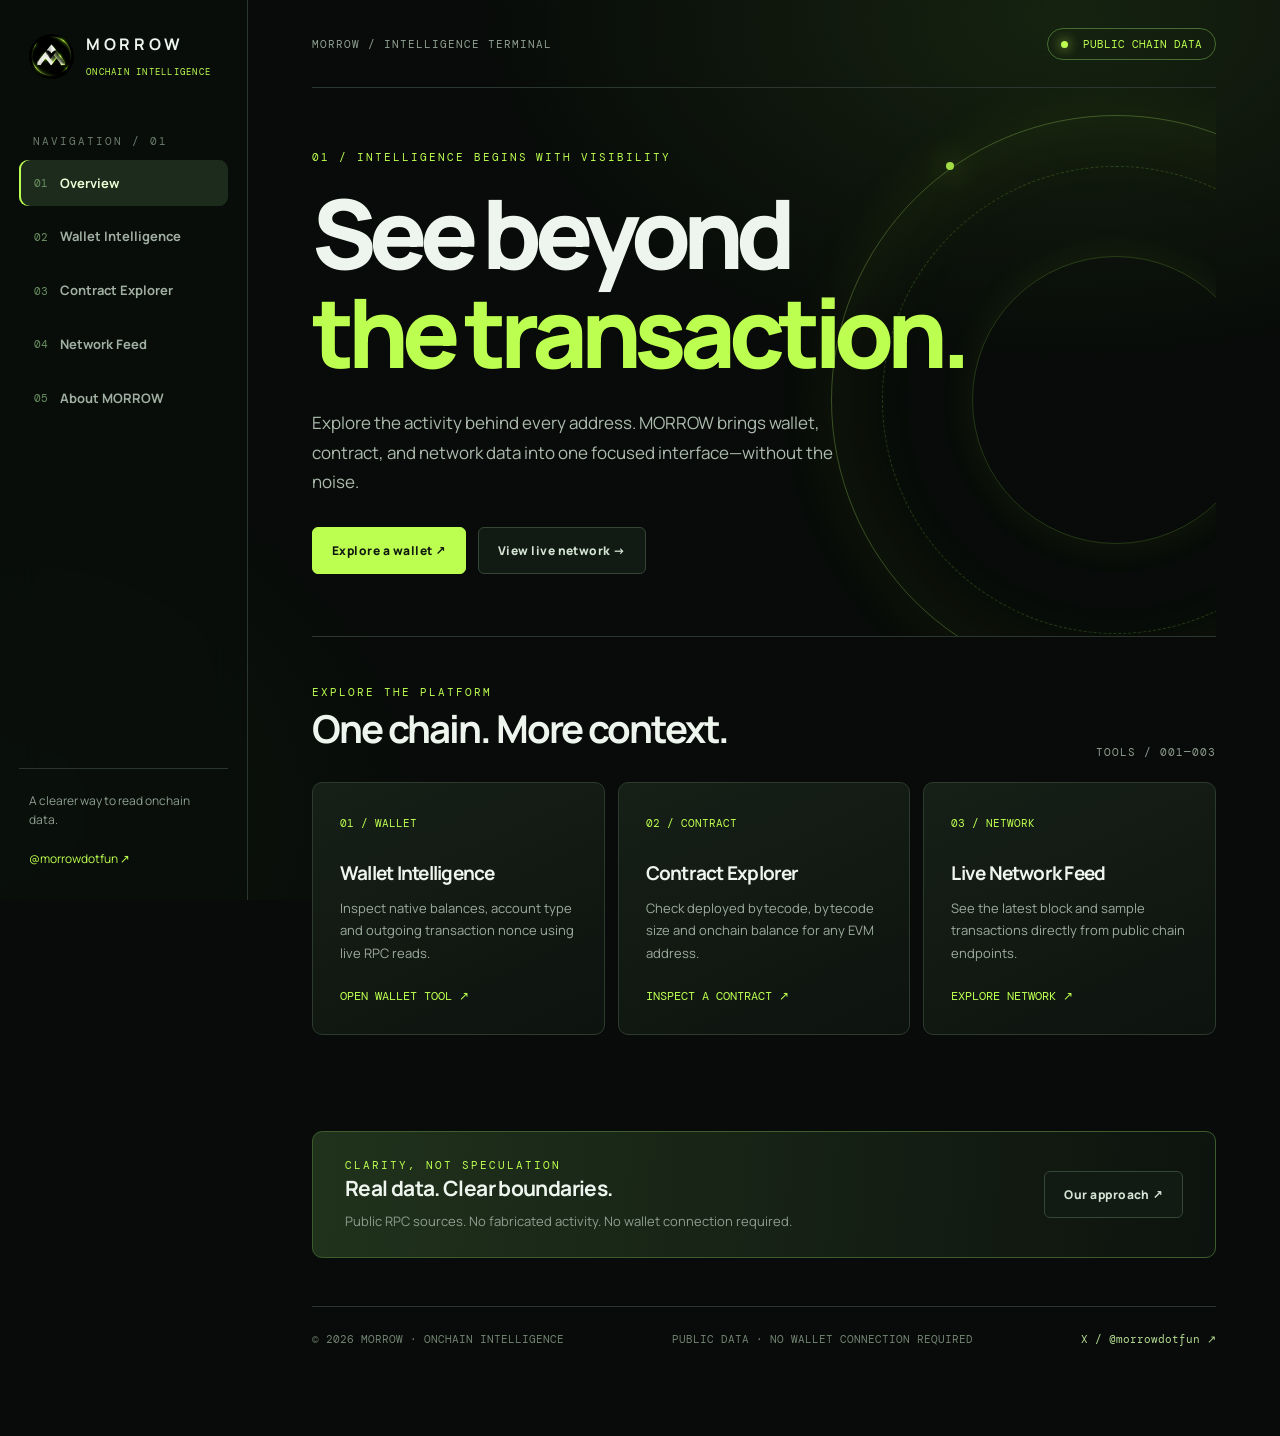
<file: index.html>
<!doctype html><html lang="en"><head><meta charset="utf-8"><meta name="viewport" content="width=device-width,initial-scale=1"><meta name="theme-color" content="#080b09"><meta name="description" content="MORROW — Onchain Intelligence. Explore wallet, contract and network data with clarity."><title>Onchain Intelligence | MORROW</title><link rel="icon" href="assets/morrow-logo.png"><link rel="stylesheet" href="assets/style.css"></head><body><div class="shell"><div id="chrome" style="display:contents"></div><main class="main"><header class="topbar"><span class="mono">MORROW / INTELLIGENCE TERMINAL</span><span class="pill"><span class="dot"></span> PUBLIC CHAIN DATA</span></header><section class="hero"><div class="orbit" aria-hidden="true"><i></i></div><div class="hero-content"><div class="eyebrow">01 / Intelligence begins with visibility</div><h1>See beyond<br><em>the transaction.</em></h1><p>Explore the activity behind every address. MORROW brings wallet, contract, and network data into one focused interface—without the noise.</p><div class="actions"><a class="btn" href="wallet.html">Explore a wallet ↗</a><a class="btn secondary" href="network.html">View live network →</a></div></div></section><section class="section"><div class="section-head"><div><div class="eyebrow">Explore the platform</div><h2>One chain. More context.</h2></div><span class="mono">TOOLS / 001—003</span></div><div class="grid"><article class="card"><span class="num">01 / WALLET</span><h3>Wallet Intelligence</h3><p>Inspect native balances, account type and outgoing transaction nonce using live RPC reads.</p><a href="wallet.html">OPEN WALLET TOOL ↗</a></article><article class="card"><span class="num">02 / CONTRACT</span><h3>Contract Explorer</h3><p>Check deployed bytecode, bytecode size and onchain balance for any EVM address.</p><a href="contract.html">INSPECT A CONTRACT ↗</a></article><article class="card"><span class="num">03 / NETWORK</span><h3>Live Network Feed</h3><p>See the latest block and sample transactions directly from public chain endpoints.</p><a href="network.html">EXPLORE NETWORK ↗</a></article></div></section><section class="section"><div class="stripe"><div><div class="eyebrow">Clarity, not speculation</div><h3>Real data. Clear boundaries.</h3><p>Public RPC sources. No fabricated activity. No wallet connection required.</p></div><a class="btn secondary" href="about.html">Our approach ↗</a></div></section><footer class="footer" id="footer"></footer></main></div><script src="assets/app.js"></script></body></html>
</file>
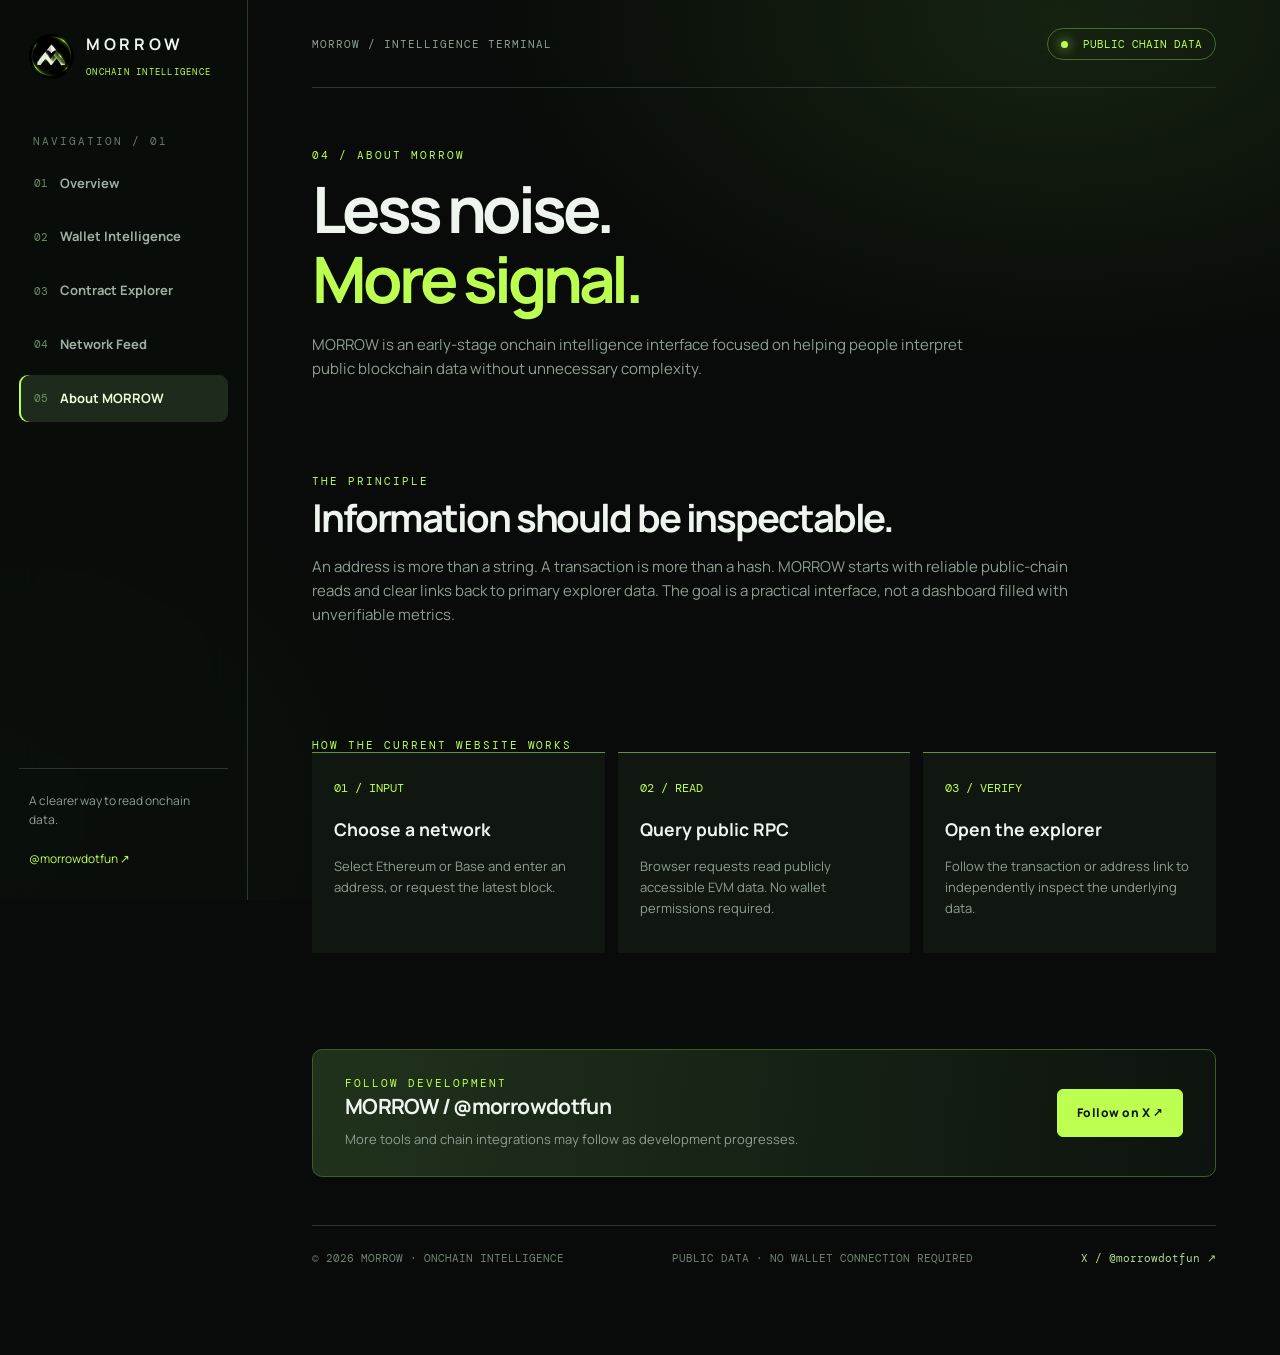
<file: about.html>
<!doctype html><html lang="en"><head><meta charset="utf-8"><meta name="viewport" content="width=device-width,initial-scale=1"><meta name="theme-color" content="#080b09"><meta name="description" content="MORROW — Onchain Intelligence. Explore wallet, contract and network data with clarity."><title>About | MORROW</title><link rel="icon" href="assets/morrow-logo.png"><link rel="stylesheet" href="assets/style.css"></head><body><div class="shell"><div id="chrome" style="display:contents"></div><main class="main"><header class="topbar"><span class="mono">MORROW / INTELLIGENCE TERMINAL</span><span class="pill"><span class="dot"></span> PUBLIC CHAIN DATA</span></header><section class="page-head"><div class="eyebrow">04 / About MORROW</div><h1>Less noise.<br><span style="color:var(--lime)">More signal.</span></h1><p>MORROW is an early-stage onchain intelligence interface focused on helping people interpret public blockchain data without unnecessary complexity.</p></section><section class="section"><div class="eyebrow">The principle</div><h2>Information should be inspectable.</h2><p style="max-width:760px">An address is more than a string. A transaction is more than a hash. MORROW starts with reliable public-chain reads and clear links back to primary explorer data. The goal is a practical interface, not a dashboard filled with unverifiable metrics.</p></section><section class="section"><div class="eyebrow">How the current website works</div><div class="steps"><div class="step"><b>01 / INPUT</b><h3>Choose a network</h3><p>Select Ethereum or Base and enter an address, or request the latest block.</p></div><div class="step"><b>02 / READ</b><h3>Query public RPC</h3><p>Browser requests read publicly accessible EVM data. No wallet permissions required.</p></div><div class="step"><b>03 / VERIFY</b><h3>Open the explorer</h3><p>Follow the transaction or address link to independently inspect the underlying data.</p></div></div></section><section class="section"><div class="stripe"><div><div class="eyebrow">Follow development</div><h3>MORROW / @morrowdotfun</h3><p>More tools and chain integrations may follow as development progresses.</p></div><a class="btn" href="https://x.com/morrowdotfun" target="_blank" rel="noopener">Follow on X ↗</a></div></section><footer class="footer" id="footer"></footer></main></div><script src="assets/app.js"></script></body></html>
</file>
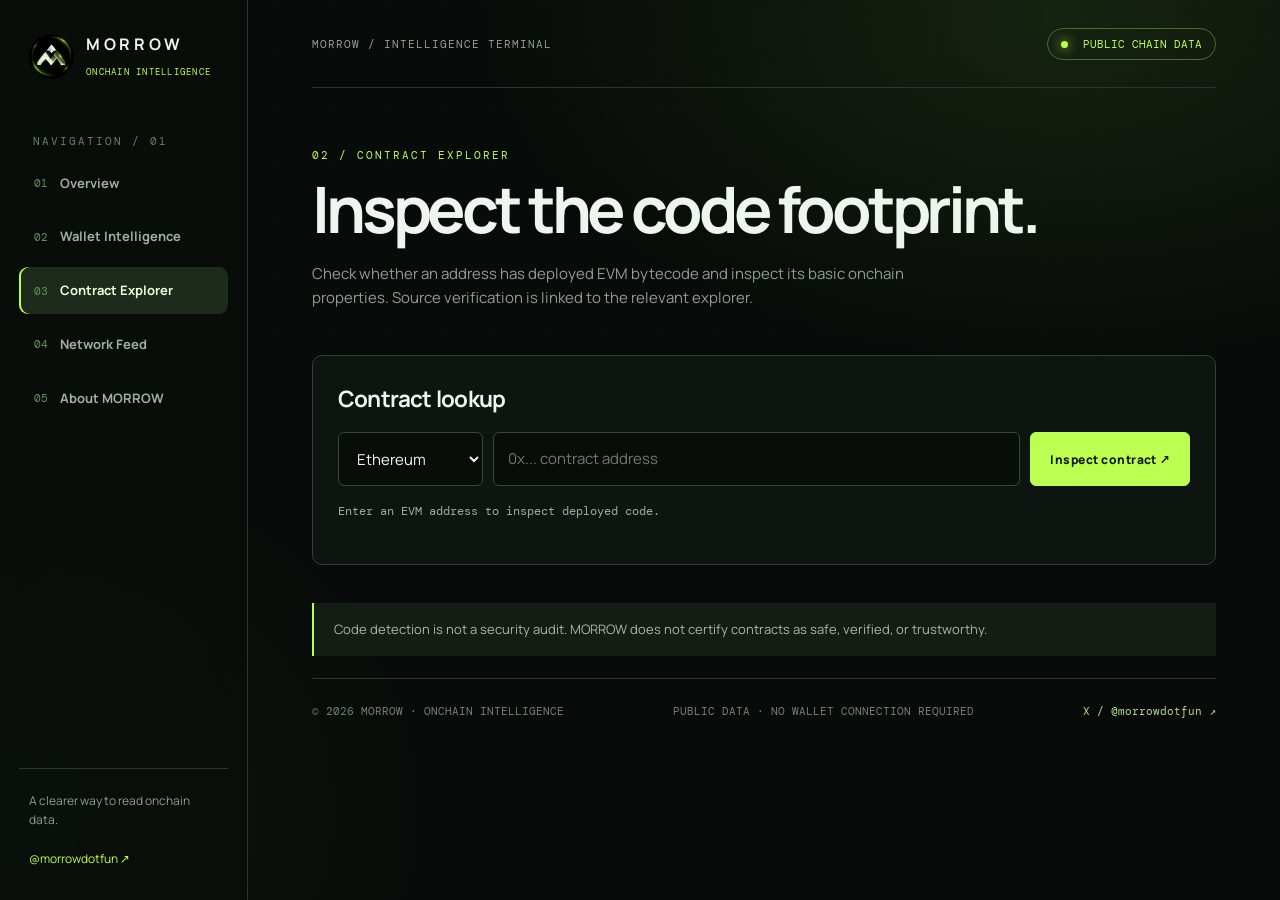
<file: contract.html>
<!doctype html><html lang="en"><head><meta charset="utf-8"><meta name="viewport" content="width=device-width,initial-scale=1"><meta name="theme-color" content="#080b09"><meta name="description" content="MORROW — Onchain Intelligence. Explore wallet, contract and network data with clarity."><title>Contract Explorer | MORROW</title><link rel="icon" href="assets/morrow-logo.png"><link rel="stylesheet" href="assets/style.css"></head><body><div class="shell"><div id="chrome" style="display:contents"></div><main class="main"><header class="topbar"><span class="mono">MORROW / INTELLIGENCE TERMINAL</span><span class="pill"><span class="dot"></span> PUBLIC CHAIN DATA</span></header><section class="page-head"><div class="eyebrow">02 / Contract Explorer</div><h1>Inspect the code footprint.</h1><p>Check whether an address has deployed EVM bytecode and inspect its basic onchain properties. Source verification is linked to the relevant explorer.</p></section><div class="workspace"><section class="panel"><h2>Contract lookup</h2><div class="fieldrow"><select id="chain" aria-label="Select blockchain"><option value="ethereum">Ethereum</option><option value="base">Base</option></select><input id="address" aria-label="Contract address" placeholder="0x... contract address" spellcheck="false" autocomplete="off"><button class="btn" onclick="lookupContract()">Inspect contract ↗</button></div><div id="status" class="status">Enter an EVM address to inspect deployed code.</div><div id="results" class="results"></div></section><div class="notice">Code detection is not a security audit. MORROW does not certify contracts as safe, verified, or trustworthy.</div></div><footer class="footer" id="footer"></footer></main></div><script src="assets/app.js"></script></body></html>
</file>
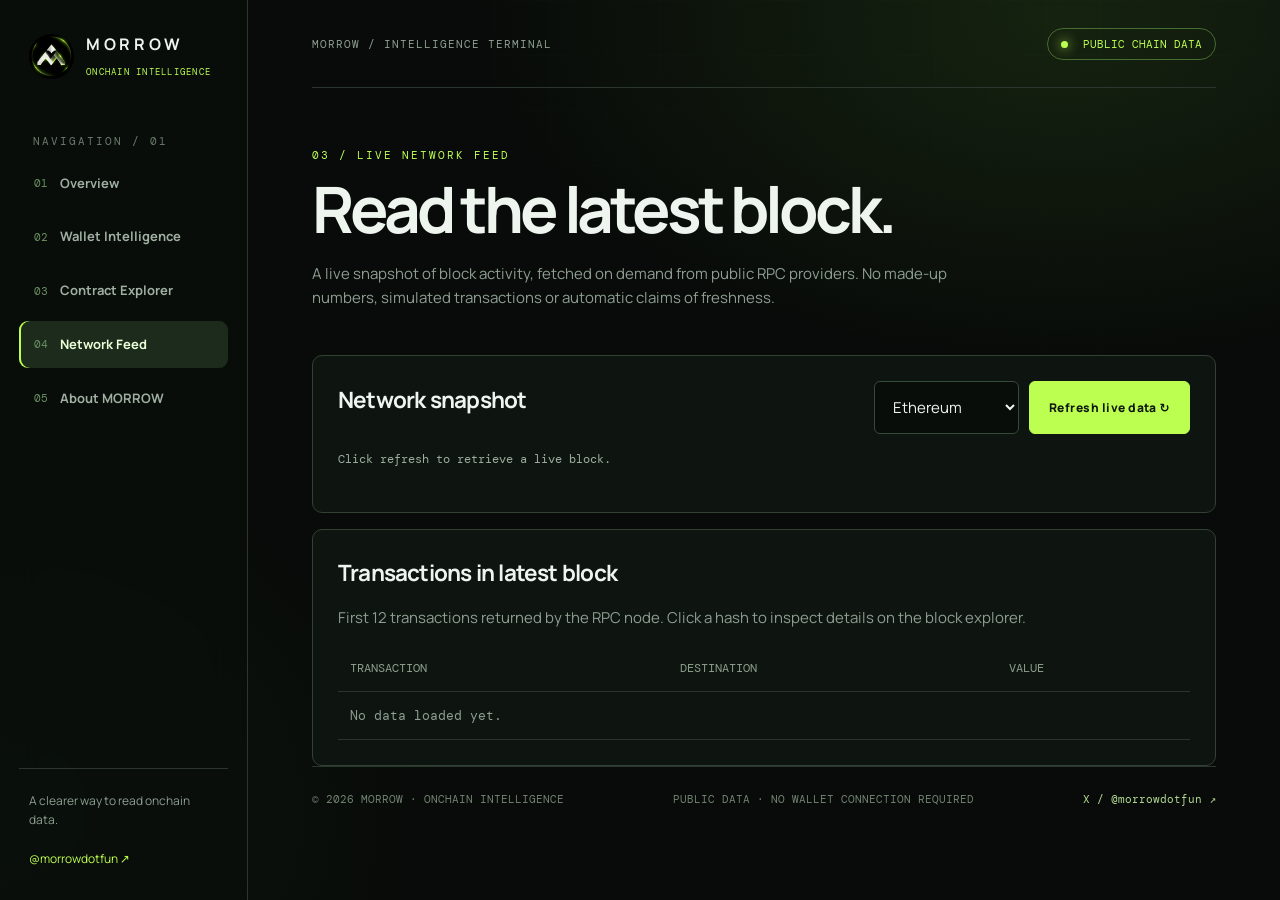
<file: network.html>
<!doctype html><html lang="en"><head><meta charset="utf-8"><meta name="viewport" content="width=device-width,initial-scale=1"><meta name="theme-color" content="#080b09"><meta name="description" content="MORROW — Onchain Intelligence. Explore wallet, contract and network data with clarity."><title>Network Feed | MORROW</title><link rel="icon" href="assets/morrow-logo.png"><link rel="stylesheet" href="assets/style.css"></head><body><div class="shell"><div id="chrome" style="display:contents"></div><main class="main"><header class="topbar"><span class="mono">MORROW / INTELLIGENCE TERMINAL</span><span class="pill"><span class="dot"></span> PUBLIC CHAIN DATA</span></header><section class="page-head"><div class="eyebrow">03 / Live Network Feed</div><h1>Read the latest block.</h1><p>A live snapshot of block activity, fetched on demand from public RPC providers. No made-up numbers, simulated transactions or automatic claims of freshness.</p></section><div class="workspace"><section class="panel"><div class="network-block"><h2>Network snapshot</h2><div class="fieldrow"><select id="chain" aria-label="Select blockchain"><option value="ethereum">Ethereum</option><option value="base">Base</option></select><button class="btn" onclick="refreshNetwork()">Refresh live data ↻</button></div></div><div id="status" class="status">Click refresh to retrieve a live block.</div><div id="block-data" class="results"></div></section><section class="panel"><h2>Transactions in latest block</h2><p class="sub">First 12 transactions returned by the RPC node. Click a hash to inspect details on the block explorer.</p><div class="table-wrap"><table class="data-table"><thead><tr><th>TRANSACTION</th><th>DESTINATION</th><th>VALUE</th></tr></thead><tbody id="transactions"><tr><td colspan="3" class="empty">No data loaded yet.</td></tr></tbody></table></div></section></div><footer class="footer" id="footer"></footer></main></div><script src="assets/app.js"></script></body></html>
</file>
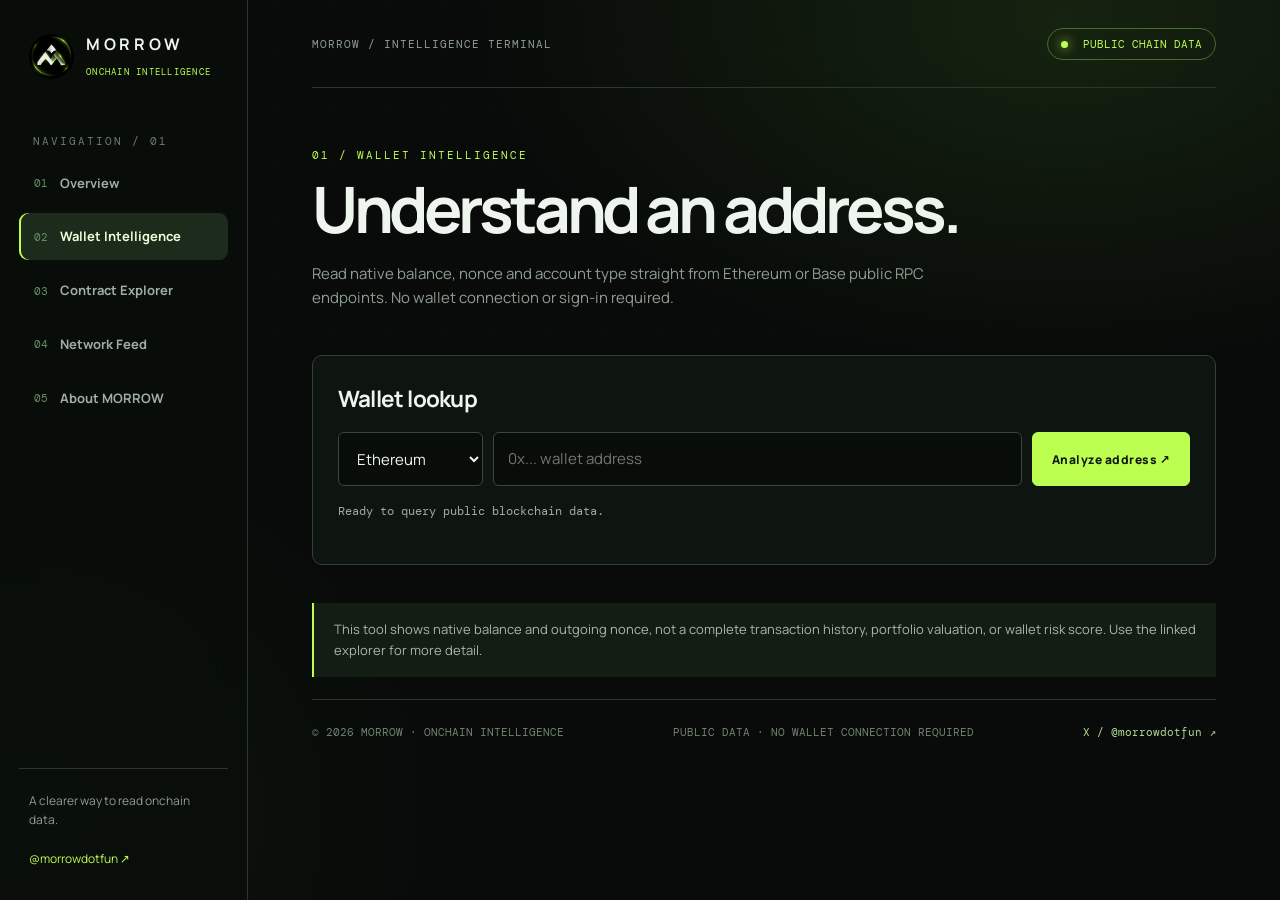
<file: wallet.html>
<!doctype html><html lang="en"><head><meta charset="utf-8"><meta name="viewport" content="width=device-width,initial-scale=1"><meta name="theme-color" content="#080b09"><meta name="description" content="MORROW — Onchain Intelligence. Explore wallet, contract and network data with clarity."><title>Wallet Intelligence | MORROW</title><link rel="icon" href="assets/morrow-logo.png"><link rel="stylesheet" href="assets/style.css"></head><body><div class="shell"><div id="chrome" style="display:contents"></div><main class="main"><header class="topbar"><span class="mono">MORROW / INTELLIGENCE TERMINAL</span><span class="pill"><span class="dot"></span> PUBLIC CHAIN DATA</span></header><section class="page-head"><div class="eyebrow">01 / Wallet Intelligence</div><h1>Understand an address.</h1><p>Read native balance, nonce and account type straight from Ethereum or Base public RPC endpoints. No wallet connection or sign-in required.</p></section><div class="workspace"><section class="panel"><h2>Wallet lookup</h2><div class="fieldrow"><select id="chain" aria-label="Select blockchain"><option value="ethereum">Ethereum</option><option value="base">Base</option></select><input id="address" aria-label="Wallet address" placeholder="0x... wallet address" spellcheck="false" autocomplete="off"><button class="btn" onclick="lookupWallet()">Analyze address ↗</button></div><div id="status" class="status">Ready to query public blockchain data.</div><div id="results" class="results"></div></section><div class="notice">This tool shows native balance and outgoing nonce, not a complete transaction history, portfolio valuation, or wallet risk score. Use the linked explorer for more detail.</div></div><footer class="footer" id="footer"></footer></main></div><script src="assets/app.js"></script></body></html>
</file>
<file: assets/style.css>
@import url('https://fonts.googleapis.com/css2?family=DM+Mono:wght@400;500&family=Manrope:wght@400;500;600;700;800&display=swap');
:root{--bg:#080b09;--panel:#101611;--line:#2b372e;--text:#eef5ee;--muted:#8e9e91;--lime:#bdff50;--lime2:#8cc32e}*{box-sizing:border-box}html{scroll-behavior:smooth}body{margin:0;background:var(--bg);color:var(--text);font:15px/1.6 Manrope,system-ui,sans-serif}body:before{content:'';position:fixed;inset:0;z-index:-2;background:radial-gradient(ellipse 65% 55% at 83% 2%,#31521e55,transparent 70%),radial-gradient(ellipse 45% 55% at 0% 90%,#182b1555,transparent 75%),#080b09}body:after{content:'';position:fixed;inset:0;pointer-events:none;z-index:-1;opacity:.15;background-image:linear-gradient(#a7e85d12 1px,transparent 1px),linear-gradient(90deg,#a7e85d12 1px,transparent 1px);background-size:55px 55px;mask-image:linear-gradient(to bottom,#000,transparent 90%)}a{color:inherit;text-decoration:none}button,input,select{font:inherit}button{cursor:pointer}.shell{display:grid;grid-template-columns:248px minmax(0,1fr);min-height:100vh}.sidebar{border-right:1px solid var(--line);padding:32px 19px;position:sticky;top:0;height:100vh;display:flex;flex-direction:column;background:#090e0bcc;backdrop-filter:blur(20px);z-index:4}.brand{display:flex;align-items:center;gap:12px;margin:0 0 52px 10px}.brand img{width:45px;height:45px;border-radius:50%;object-fit:cover}.brand strong{display:block;letter-spacing:.23em;font-size:16px}.brand small{color:var(--lime);font:9px 'DM Mono',monospace;letter-spacing:.14em}.nav-label,.eyebrow{font:11px 'DM Mono',monospace;letter-spacing:.18em;color:var(--lime);text-transform:uppercase}.nav-label{margin:0 0 12px 14px;color:#6b7c6c}.nav{display:grid;gap:7px}.nav a{padding:13px 15px;color:#a0afa2;display:flex;gap:12px;align-items:center;border-radius:9px;font-size:13px;font-weight:700;transition:.2s}.nav a:hover,.nav a.active{background:#1c2b1c;color:#eaffd6}.nav a.active{box-shadow:inset 2px 0 var(--lime)}.nav a span{font:11px 'DM Mono',monospace;color:#6b9161}.sidebar-bottom{margin-top:auto;border-top:1px solid var(--line);padding:22px 10px 0;color:var(--muted);font-size:12px}.sidebar-bottom a{color:var(--lime)}.main{min-width:0;padding:0 5vw 65px}.topbar{height:88px;border-bottom:1px solid var(--line);display:flex;justify-content:space-between;align-items:center;gap:14px}.topbar .mono,.mono{font:11px 'DM Mono',monospace;letter-spacing:.09em;color:var(--muted)}.pill{border:1px solid #466d32;border-radius:100px;padding:8px 13px;color:var(--lime);font:11px 'DM Mono',monospace;white-space:nowrap}.dot{display:inline-block;width:7px;height:7px;border-radius:50%;background:var(--lime);box-shadow:0 0 12px var(--lime);margin-right:8px}.hero{position:relative;min-height:535px;display:flex;align-items:center;overflow:hidden;border-bottom:1px solid var(--line)}.hero-content{position:relative;z-index:1;max-width:760px;padding:62px 0}.hero h1{font-size:clamp(52px,7.5vw,112px);line-height:1.03;letter-spacing:-.075em;margin:20px 0 26px;font-weight:800}.hero h1 em{font-style:normal;color:var(--lime)}.hero p{max-width:550px;color:#acbbae;font-size:17px;line-height:1.75}.orbit{position:absolute;right:-185px;top:5%;width:570px;aspect-ratio:1;border:1px solid #baff6a55;border-radius:50%;box-shadow:0 0 80px #a9ff3713,inset 0 0 110px #baff4015;opacity:.85;animation:orbit 15s linear infinite}.orbit:before,.orbit:after{content:'';position:absolute;inset:50px;border:1px dashed #a8ff4d38;border-radius:50%}.orbit:after{inset:140px;border-style:solid;box-shadow:0 0 45px #a8ff4d17}.orbit i{position:absolute;top:8%;left:20%;height:8px;width:8px;border-radius:50%;background:var(--lime);box-shadow:0 0 28px var(--lime)}@keyframes orbit{to{transform:rotate(360deg)}}.actions{display:flex;gap:12px;flex-wrap:wrap;margin-top:30px}.btn{padding:13px 19px;background:var(--lime);color:#101810;border:1px solid var(--lime);font-size:12px;font-weight:800;letter-spacing:.04em;border-radius:6px;display:inline-flex;align-items:center;gap:10px}.btn:hover{background:#e0ffac}.btn.secondary{background:#111a13;color:#d5e5d4;border-color:#344636}.btn.secondary:hover{border-color:var(--lime)}.section{padding:48px 0}.section-head{display:flex;align-items:flex-end;justify-content:space-between;gap:20px;margin-bottom:23px}.section h2{font-size:clamp(25px,3vw,40px);letter-spacing:-.055em;line-height:1.15;margin:8px 0}.section p,.sub{color:var(--muted)}.grid{display:grid;grid-template-columns:repeat(3,minmax(0,1fr));gap:13px}.card{background:linear-gradient(155deg,#162017,#0d130f);border:1px solid #2c3b2e;border-radius:10px;padding:27px;min-width:0;transition:.2s}.card:hover{border-color:#658d40;transform:translateY(-2px)}.card .num{font:11px 'DM Mono',monospace;color:var(--lime)}.card h3{font-size:19px;letter-spacing:-.04em;margin:24px 0 8px}.card p{font-size:13px;line-height:1.75;color:#9dac9d;margin:0 0 18px}.card a{font:12px 'DM Mono',monospace;color:var(--lime)}.stripe{border:1px solid #3c5d2b;background:linear-gradient(95deg,#20321c,#0d130e);padding:26px 32px;border-radius:10px;display:flex;justify-content:space-between;align-items:center;gap:20px}.stripe h3{margin:0;font-size:21px;letter-spacing:-.03em}.stripe p{margin:5px 0 0;font-size:13px;color:var(--muted)}.page-head{padding:60px 0 30px}.page-head h1{font-size:clamp(40px,5vw,70px);letter-spacing:-.065em;line-height:1.1;margin:12px 0 18px}.page-head p{max-width:670px;color:var(--muted)}.workspace{display:grid;grid-template-columns:1fr;gap:16px}.panel{border:1px solid #314233;background:#101711dd;border-radius:10px;padding:25px}.panel h2,.panel h3{margin:0 0 15px;letter-spacing:-.035em}.fieldrow{display:flex;gap:10px;flex-wrap:wrap}.fieldrow input{flex:1;min-width:230px}.fieldrow input,.fieldrow select{background:#080d09;border:1px solid #354b37;border-radius:6px;color:var(--text);padding:14px;outline:none}.fieldrow input:focus,.fieldrow select:focus{border-color:var(--lime)}.fieldrow select{min-width:145px}.status{font:12px 'DM Mono',monospace;color:#9fae9e;margin:17px 0 0;overflow-wrap:anywhere}.status.error{color:#ff9b91}.status.success{color:var(--lime)}.results{display:grid;grid-template-columns:repeat(2,minmax(0,1fr));gap:12px;margin-top:20px}.metric{border:1px solid #2c3b2e;background:#0b100d;border-radius:8px;padding:20px;min-width:0}.metric small{font:11px 'DM Mono',monospace;color:var(--muted)}.metric strong{display:block;font-size:clamp(16px,2vw,25px);letter-spacing:-.04em;margin-top:9px;overflow-wrap:anywhere}.metric strong.lime{color:var(--lime)}.result-full{grid-column:1/-1}.mono-value{font:12px/1.7 'DM Mono',monospace;overflow-wrap:anywhere;color:#d1e1d0}.data-table{width:100%;border-collapse:collapse;font:12px 'DM Mono',monospace;min-width:520px}.data-table th{text-align:left;color:#8ea08d;font-weight:400}.data-table th,.data-table td{padding:15px 12px;border-bottom:1px solid #29352b;overflow-wrap:anywhere}.table-wrap{overflow-x:auto}.tag{color:var(--lime)}.notice{background:#141d14;border-left:2px solid var(--lime);padding:16px 20px;color:#a9b7a8;font-size:13px;margin:22px 0}.steps{display:grid;grid-template-columns:repeat(3,1fr);gap:13px}.step{padding:22px;border-top:1px solid #688f49;background:#101710}.step b{color:var(--lime);font:12px 'DM Mono',monospace}.step h3{margin:16px 0 6px}.step p{color:var(--muted);font-size:13px}.footer{border-top:1px solid var(--line);padding:25px 0;color:#718371;font:11px 'DM Mono',monospace;display:flex;justify-content:space-between;gap:12px;flex-wrap:wrap}.footer a{color:#b3db92}.mobile-header{display:none}.empty{color:var(--muted);font-size:13px;padding:15px 0}.network-block{display:flex;justify-content:space-between;align-items:center;gap:15px;flex-wrap:wrap}.big-number{font-size:clamp(34px,5vw,65px);letter-spacing:-.06em;font-weight:800;color:var(--lime)}.feature-index{font:12px 'DM Mono',monospace;color:var(--lime)}@media(max-width:980px){.shell{grid-template-columns:1fr}.sidebar{display:none}.mobile-header{display:flex;align-items:center;justify-content:space-between;padding:12px 20px;border-bottom:1px solid var(--line);background:#0b110c;position:sticky;top:0;z-index:5;gap:12px}.mobile-header img{width:38px;height:38px;border-radius:50%}.mobile-header strong{letter-spacing:.17em}.mobile-header select{background:#152016;color:#fff;border:1px solid #3b5437;padding:9px;max-width:170px;border-radius:5px}.main{padding:0 22px 40px}.topbar{height:65px}.orbit{right:-350px}.hero{min-height:490px}}@media(max-width:650px){.grid,.steps{grid-template-columns:1fr}.results{grid-template-columns:1fr}.hero h1{font-size:54px}.hero p{font-size:15px}.hero{min-height:470px}.orbit{right:-440px;opacity:.5}.stripe{display:block}.stripe .btn{margin-top:18px}.section{padding:32px 0}.page-head{padding:42px 0 22px}.panel{padding:18px}.fieldrow>*{width:100%}.fieldrow input{min-width:0}.topbar .mono{font-size:9px}}
@media(prefers-reduced-motion:reduce){*,*:before,*:after{animation:none!important;scroll-behavior:auto!important}}
</file>
